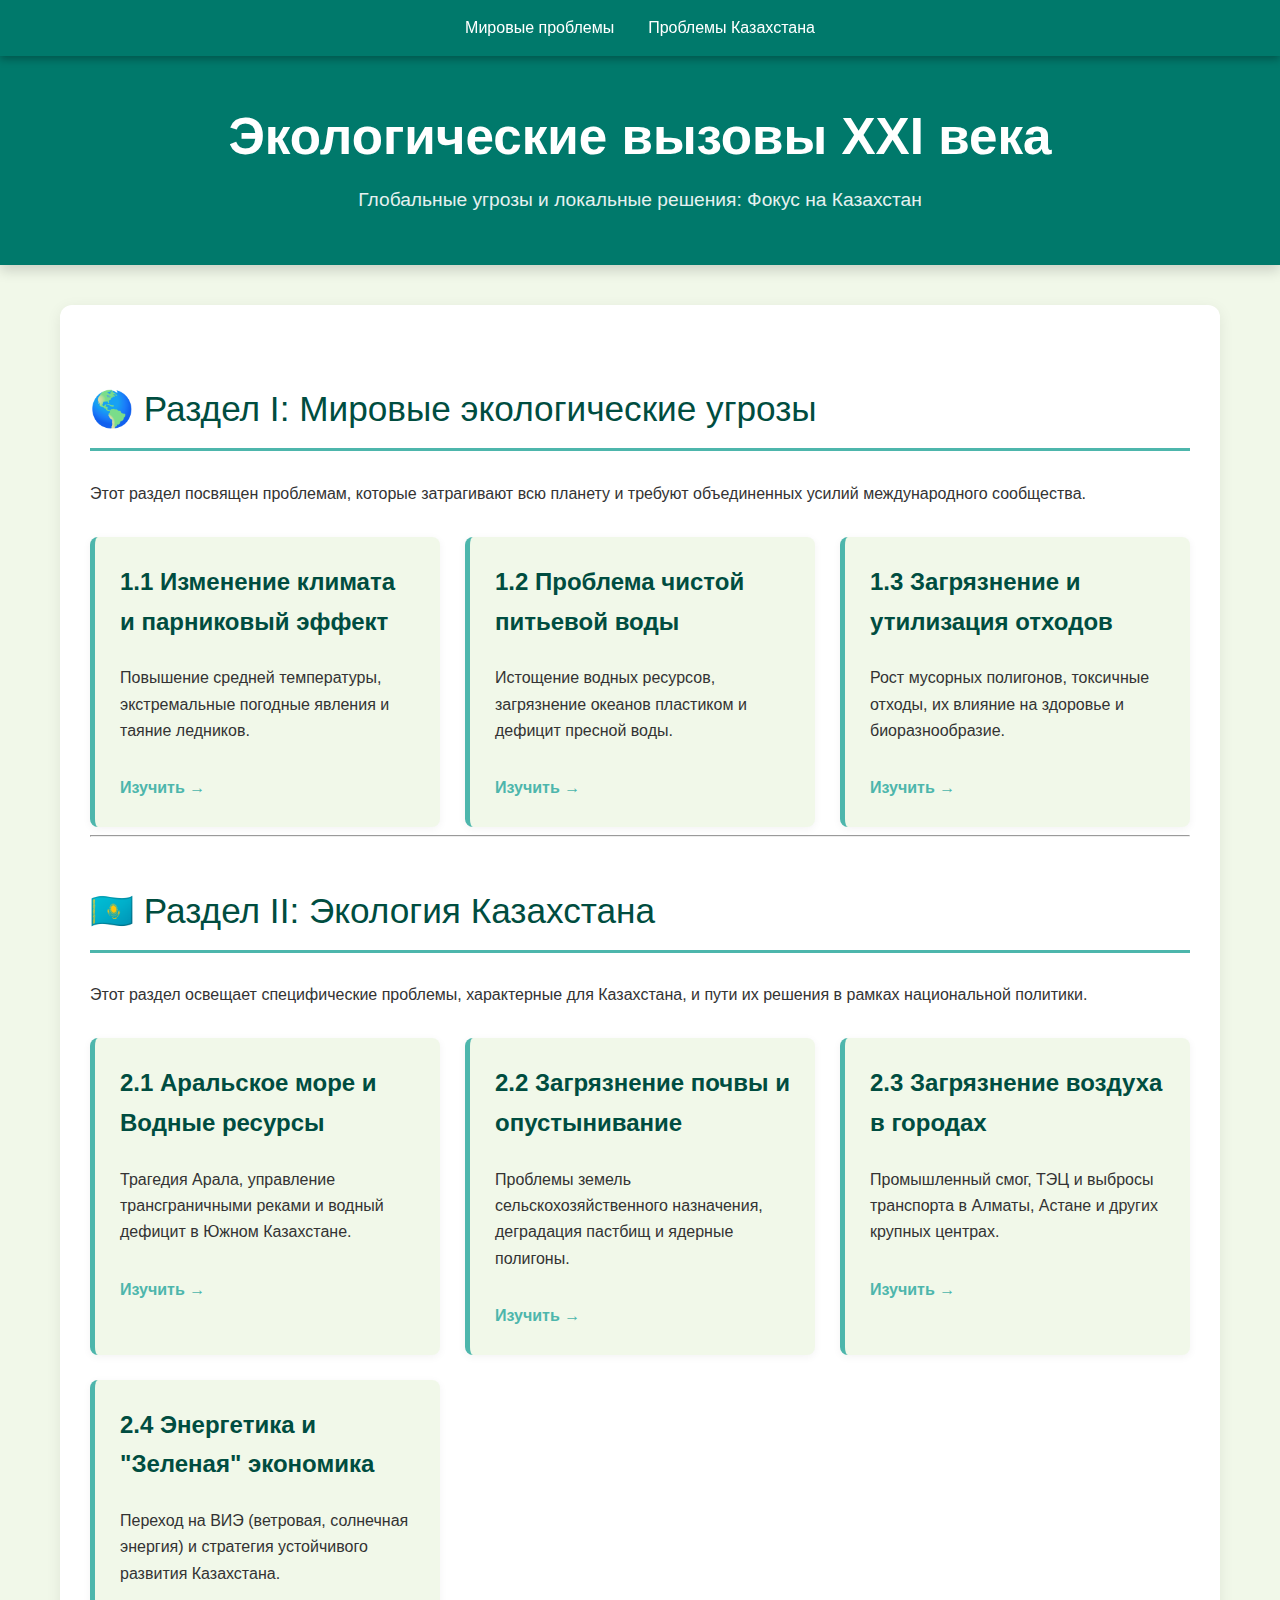
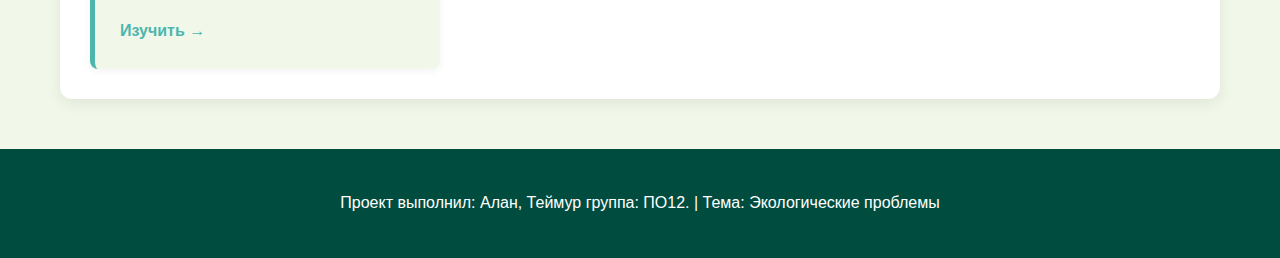
<file: index.html>
<!DOCTYPE html>
<html lang="ru">
<head>
    <meta charset="UTF-8">
    <meta name="viewport" content="width=device-width, initial-scale=1.0">
    <title>Экология | Главная: Мировые и Казахстанские проблемы</title>
    <link rel="stylesheet" href="style.css">
</head>
<body>

    <nav>
        <a href="global.html">Мировые проблемы</a>
        <a href="kazakhstan.html">Проблемы Казахстана</a>
        </nav>

    <header>
        <h1>Экологические вызовы XXI века</h1>
        <p>Глобальные угрозы и локальные решения: Фокус на Казахстан</p>
    </header>

    <div class="container">
        
        <h2>🌎 Раздел I: Мировые экологические угрозы</h2>
        <p>Этот раздел посвящен проблемам, которые затрагивают всю планету и требуют объединенных усилий международного сообщества.</p>
        
        <div class="topic-grid">
            
            <div class="topic-card">
                <h3>1.1 Изменение климата и парниковый эффект</h3>
                <p>Повышение средней температуры, экстремальные погодные явления и таяние ледников.</p>
                <a href="climate.html">Изучить →</a>
            </div>
            
            <div class="topic-card">
                <h3>1.2 Проблема чистой питьевой воды</h3>
                <p>Истощение водных ресурсов, загрязнение океанов пластиком и дефицит пресной воды.</p>
                <a href="water.html">Изучить →</a>
            </div>
            
            <div class="topic-card">
                <h3>1.3 Загрязнение и утилизация отходов</h3>
                <p>Рост мусорных полигонов, токсичные отходы, их влияние на здоровье и биоразнообразие.</p>
                <a href="waste.html">Изучить →</a>
            </div>

        </div>
        
        <hr>

        <h2>🇰🇿 Раздел II: Экология Казахстана</h2>
        <p>Этот раздел освещает специфические проблемы, характерные для Казахстана, и пути их решения в рамках национальной политики.</p>

        <div class="topic-grid">
            
            <div class="topic-card">
                <h3>2.1 Аральское море и Водные ресурсы</h3>
                <p>Трагедия Арала, управление трансграничными реками и водный дефицит в Южном Казахстане.</p>
                <a href="aral.html">Изучить →</a>
            </div>
            
            <div class="topic-card">
                <h3>2.2 Загрязнение почвы и опустынивание</h3>
                <p>Проблемы земель сельскохозяйственного назначения, деградация пастбищ и ядерные полигоны.</p>
                <a href="soil.html">Изучить →</a>
            </div>
            
            <div class="topic-card">
                <h3>2.3 Загрязнение воздуха в городах</h3>
                <p>Промышленный смог, ТЭЦ и выбросы транспорта в Алматы, Астане и других крупных центрах.</p>
                <a href="air.html">Изучить →</a>
            </div>
            
            <div class="topic-card">
                <h3>2.4 Энергетика и "Зеленая" экономика</h3>
                <p>Переход на ВИЭ (ветровая, солнечная энергия) и стратегия устойчивого развития Казахстана.</p>
                <a href="energy.html">Изучить →</a>
            </div>
            
        </div>
        
    </div>

    <footer>
        <p>Проект выполнил: Алан, Теймур группа: ПО12. | Тема: Экологические проблемы</p>
    </footer>

</body>
</html>
</file>
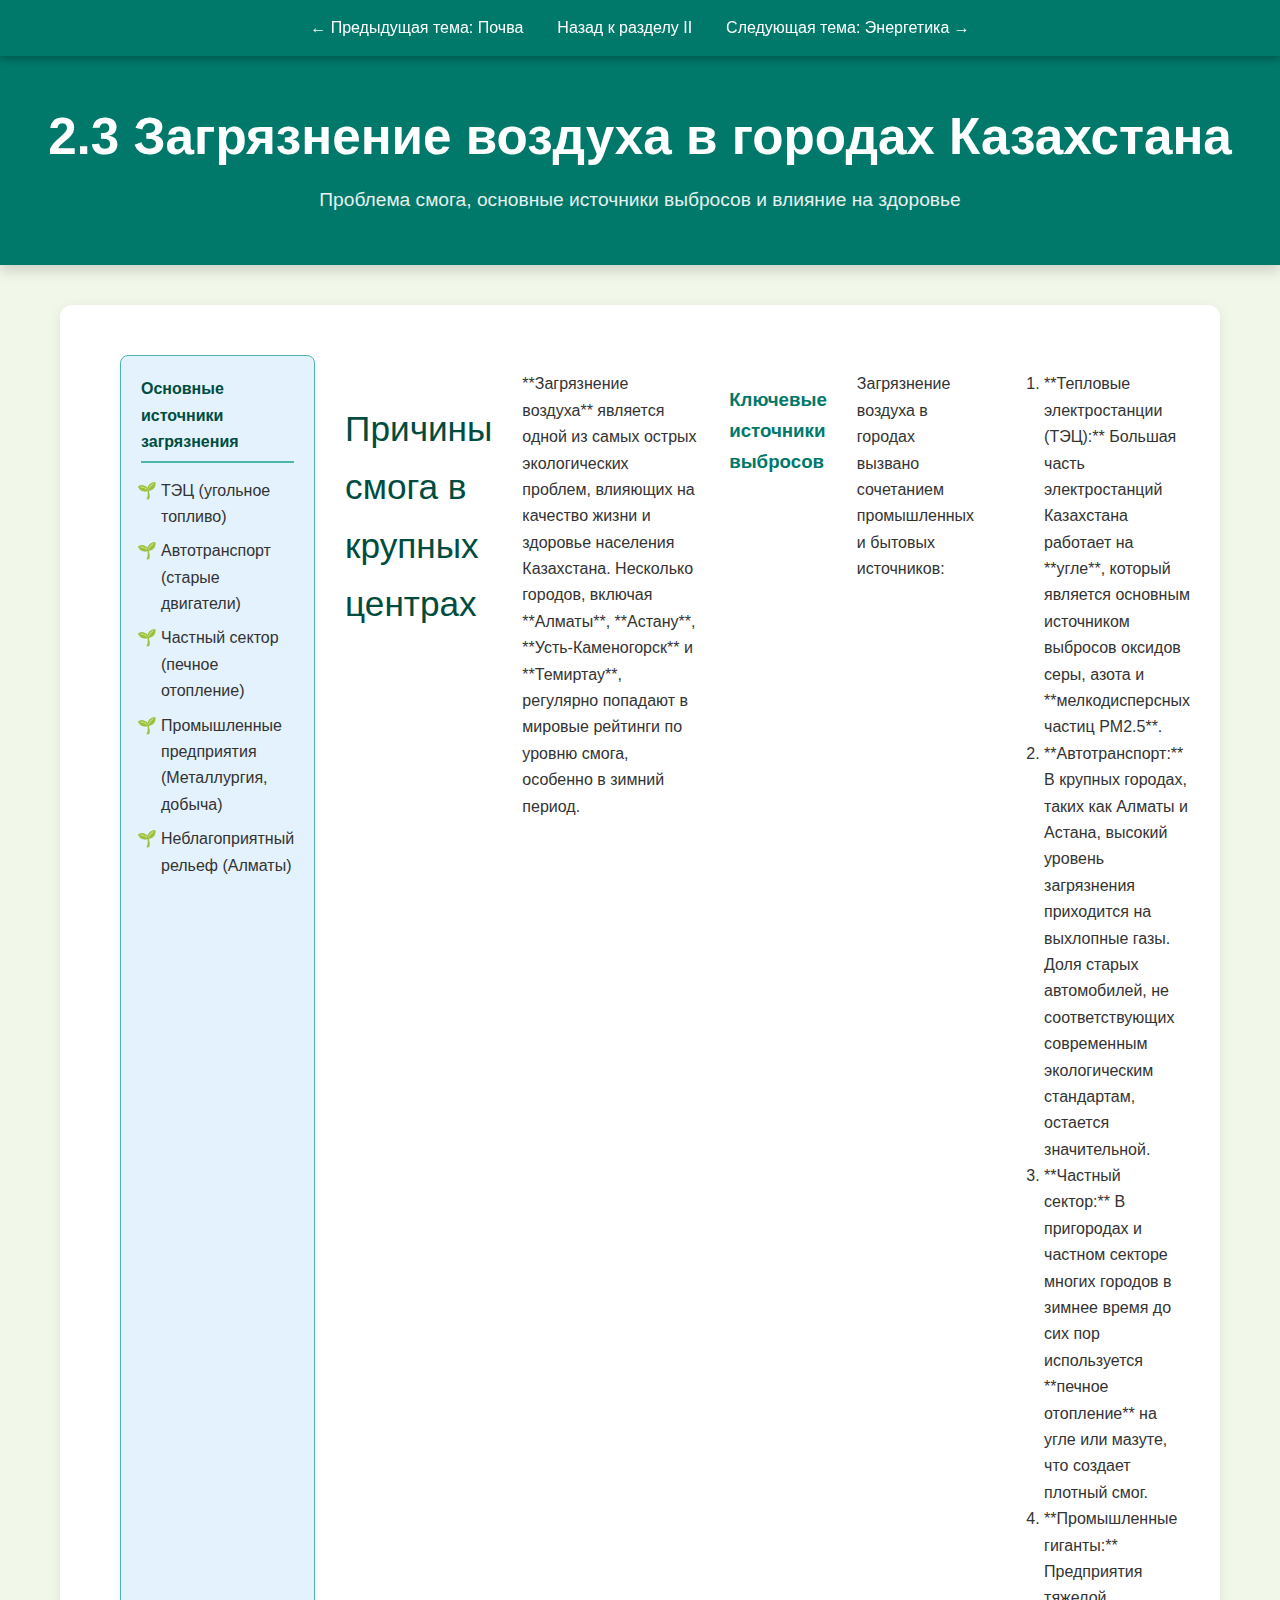
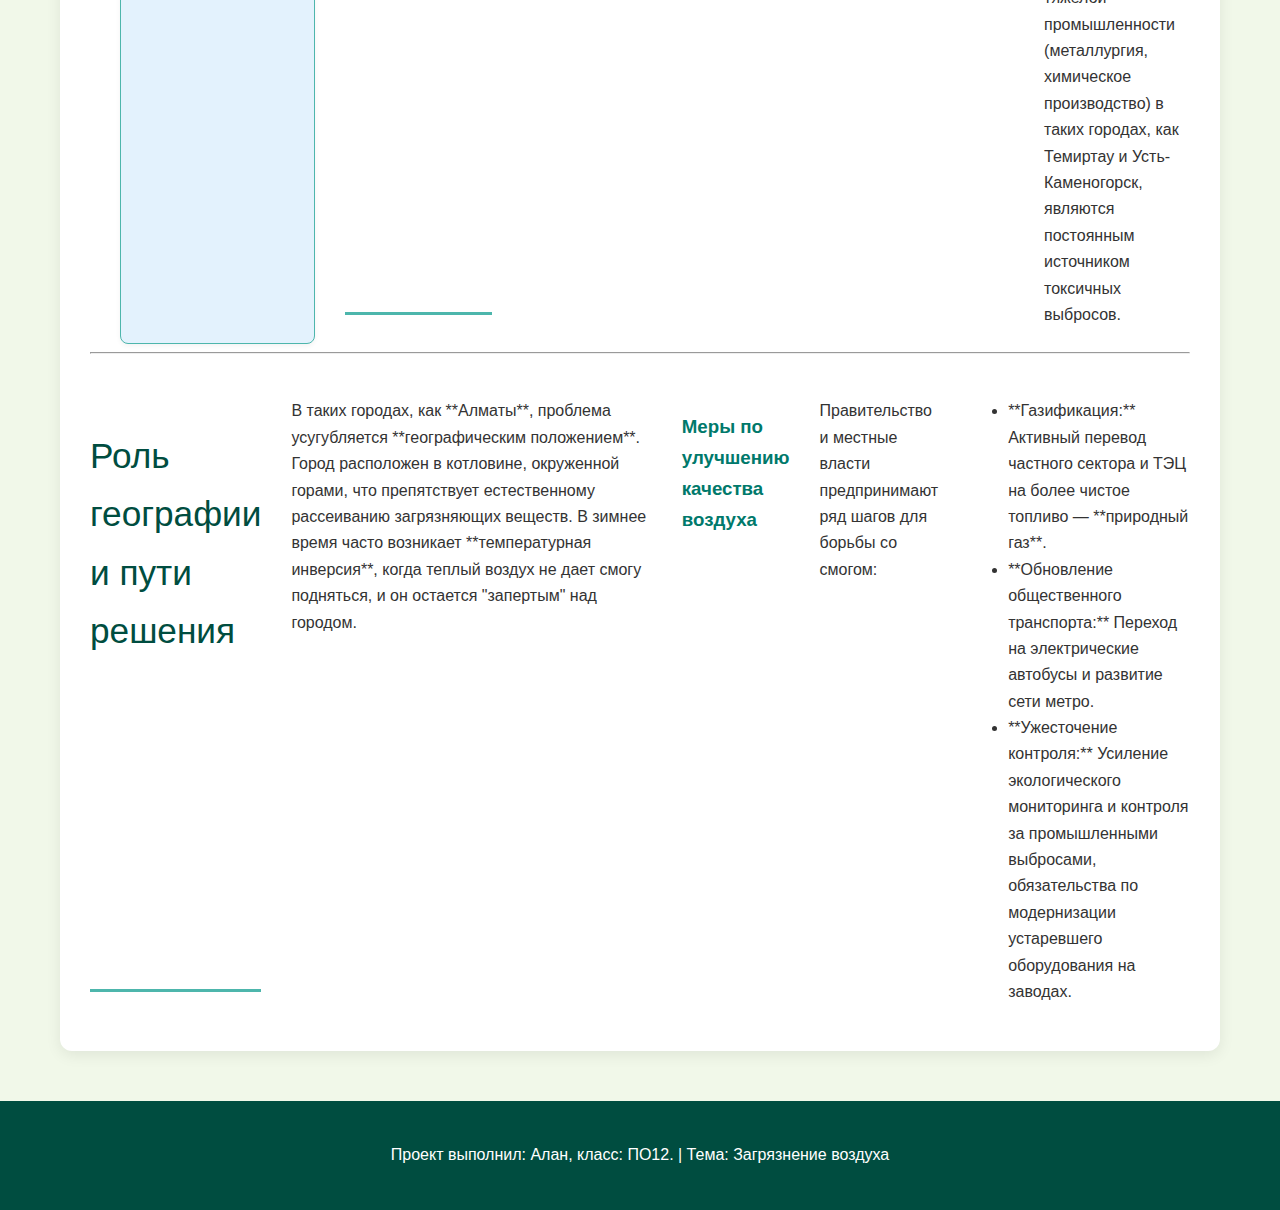
<file: air.html>
<!DOCTYPE html>
<html lang="ru">
<head>
    <meta charset="UTF-8">
    <meta name="viewport" content="width=device-width, initial-scale=1.0">
    <title>Экология | Загрязнение воздуха в городах</title>
    <link rel="stylesheet" href="style.css">
</head>
<body>

    <nav>
        <a href="soil.html">← Предыдущая тема: Почва</a>
        <a href="kazakhstan.html">Назад к разделу II</a>
        <a href="energy.html">Следующая тема: Энергетика →</a>
    </nav>

    <header>
        <h1>2.3 Загрязнение воздуха в городах Казахстана</h1>
        <p>Проблема смога, основные источники выбросов и влияние на здоровье</p>
    </header>

    <div class="container">
        
        <div class="content-section">
            
            <div class="sidebar">
                <h4>Основные источники загрязнения</h4>
                <ul>
                    <li>ТЭЦ (угольное топливо)</li>
                    <li>Автотранспорт (старые двигатели)</li>
                    <li>Частный сектор (печное отопление)</li>
                    <li>Промышленные предприятия (Металлургия, добыча)</li>
                    <li>Неблагоприятный рельеф (Алматы)</li>
                </ul>
            </div>
            
            <h2>Причины смога в крупных центрах</h2>
            <p>**Загрязнение воздуха** является одной из самых острых экологических проблем, влияющих на качество жизни и здоровье населения Казахстана. Несколько городов, включая **Алматы**, **Астану**, **Усть-Каменогорск** и **Темиртау**, регулярно попадают в мировые рейтинги по уровню смога, особенно в зимний период.</p>
            
            <h3>Ключевые источники выбросов</h3>
            <p>Загрязнение воздуха в городах вызвано сочетанием промышленных и бытовых источников:</p>
            <ol>
                <li>**Тепловые электростанции (ТЭЦ):** Большая часть электростанций Казахстана работает на **угле**, который является основным источником выбросов оксидов серы, азота и **мелкодисперсных частиц PM2.5**.</li>
                <li>**Автотранспорт:** В крупных городах, таких как Алматы и Астана, высокий уровень загрязнения приходится на выхлопные газы. Доля старых автомобилей, не соответствующих современным экологическим стандартам, остается значительной.</li>
                <li>**Частный сектор:** В пригородах и частном секторе многих городов в зимнее время до сих пор используется **печное отопление** на угле или мазуте, что создает плотный смог.</li>
                <li>**Промышленные гиганты:** Предприятия тяжелой промышленности (металлургия, химическое производство) в таких городах, как Темиртау и Усть-Каменогорск, являются постоянным источником токсичных выбросов.</li>
            </ol>
        </div>
        
        <hr>

        <div class="content-section">
            <h2>Роль географии и пути решения</h2>
            <p>В таких городах, как **Алматы**, проблема усугубляется **географическим положением**. Город расположен в котловине, окруженной горами, что препятствует естественному рассеиванию загрязняющих веществ. В зимнее время часто возникает **температурная инверсия**, когда теплый воздух не дает смогу подняться, и он остается "запертым" над городом.</p>
            
            <h3>Меры по улучшению качества воздуха</h3>
            <p>Правительство и местные власти предпринимают ряд шагов для борьбы со смогом:</p>
            <ul>
                <li>**Газификация:** Активный перевод частного сектора и ТЭЦ на более чистое топливо — **природный газ**.</li>
                <li>**Обновление общественного транспорта:** Переход на электрические автобусы и развитие сети метро.</li>
                <li>**Ужесточение контроля:** Усиление экологического мониторинга и контроля за промышленными выбросами, обязательства по модернизации устаревшего оборудования на заводах.</li>
            </ul>
        </div>
        
    </div>

    <footer>
        <p>Проект выполнил: Алан, класс: ПО12. | Тема: Загрязнение воздуха</p>
    </footer>

</body>
</html>
</file>
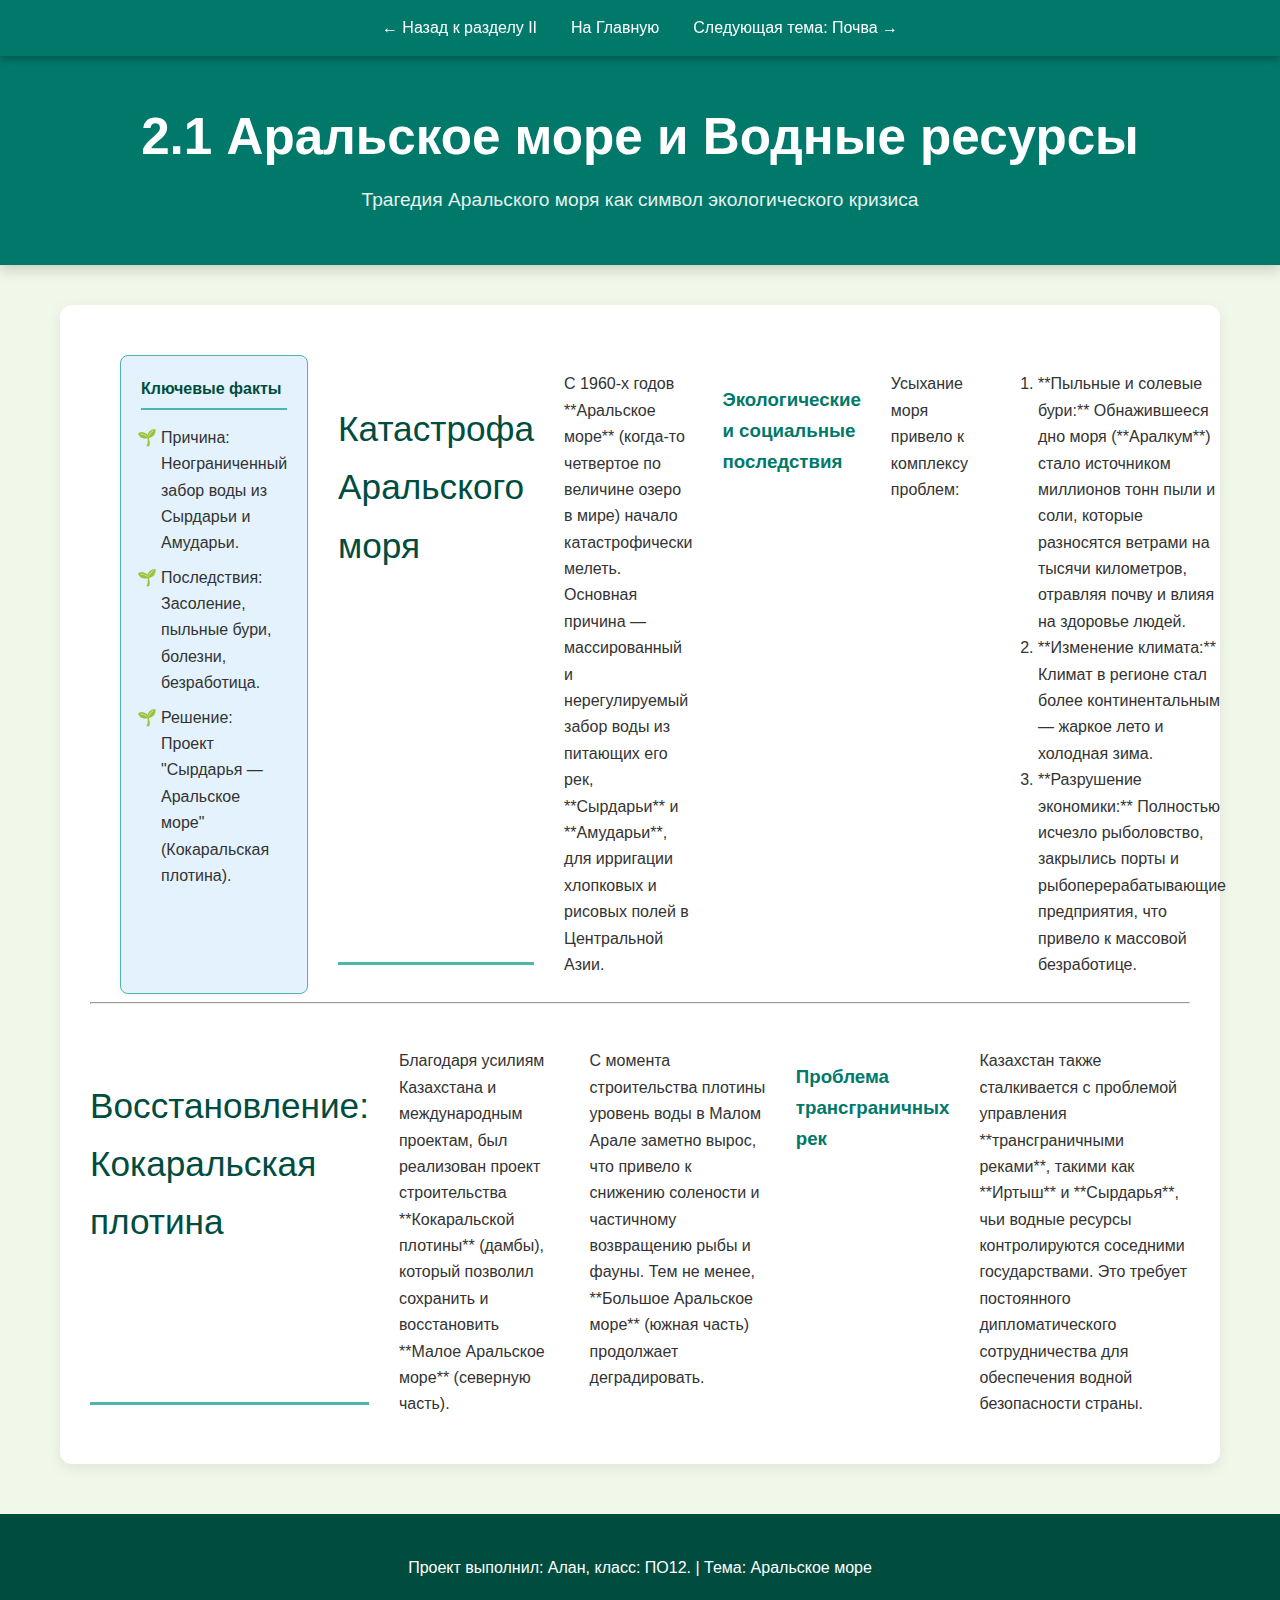
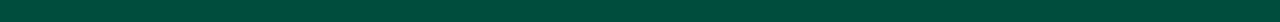
<file: aral.html>
<!DOCTYPE html>
<html lang="ru">
<head>
    <meta charset="UTF-8">
    <meta name="viewport" content="width=device-width, initial-scale=1.0">
    <title>Экология | Аральское море и Водные ресурсы</title>
    <link rel="stylesheet" href="style.css">
</head>
<body>

    <nav>
        <a href="kazakhstan.html">← Назад к разделу II</a>
        <a href="index.html">На Главную</a>
        <a href="soil.html">Следующая тема: Почва →</a>
    </nav>

    <header>
        <h1>2.1 Аральское море и Водные ресурсы</h1>
        <p>Трагедия Аральского моря как символ экологического кризиса</p>
    </header>

    <div class="container">
        
        <div class="content-section">
            
            <div class="sidebar">
                <h4>Ключевые факты</h4>
                <ul>
                    <li>Причина: Неограниченный забор воды из Сырдарьи и Амударьи.</li>
                    <li>Последствия: Засоление, пыльные бури, болезни, безработица.</li>
                    <li>Решение: Проект "Сырдарья — Аральское море" (Кокаральская плотина).</li>
                </ul>
            </div>
            
            <h2>Катастрофа Аральского моря</h2>
            <p>С 1960-х годов **Аральское море** (когда-то четвертое по величине озеро в мире) начало катастрофически мелеть. Основная причина — массированный и нерегулируемый забор воды из питающих его рек, **Сырдарьи** и **Амударьи**, для ирригации хлопковых и рисовых полей в Центральной Азии.</p>
            
            <h3>Экологические и социальные последствия</h3>
            <p>Усыхание моря привело к комплексу проблем:</p>
            <ol>
                <li>**Пыльные и солевые бури:** Обнажившееся дно моря (**Аралкум**) стало источником миллионов тонн пыли и соли, которые разносятся ветрами на тысячи километров, отравляя почву и влияя на здоровье людей.</li>
                <li>**Изменение климата:** Климат в регионе стал более континентальным — жаркое лето и холодная зима.</li>
                <li>**Разрушение экономики:** Полностью исчезло рыболовство, закрылись порты и рыбоперерабатывающие предприятия, что привело к массовой безработице.</li>
            </ol>
        </div>
        
        <hr>

        <div class="content-section">
            <h2>Восстановление: Кокаральская плотина</h2>
            <p>Благодаря усилиям Казахстана и международным проектам, был реализован проект строительства **Кокаральской плотины** (дамбы), который позволил сохранить и восстановить **Малое Аральское море** (северную часть).</p>
            
            <p>С момента строительства плотины уровень воды в Малом Арале заметно вырос, что привело к снижению солености и частичному возвращению рыбы и фауны. Тем не менее, **Большое Аральское море** (южная часть) продолжает деградировать.</p>

            <h3>Проблема трансграничных рек</h3>
            <p>Казахстан также сталкивается с проблемой управления **трансграничными реками**, такими как **Иртыш** и **Сырдарья**, чьи водные ресурсы контролируются соседними государствами. Это требует постоянного дипломатического сотрудничества для обеспечения водной безопасности страны.</p>
        </div>
        
    </div>

    <footer>
        <p>Проект выполнил: Алан, класс: ПО12. | Тема: Аральское море</p>
    </footer>

</body>
</html>
</file>
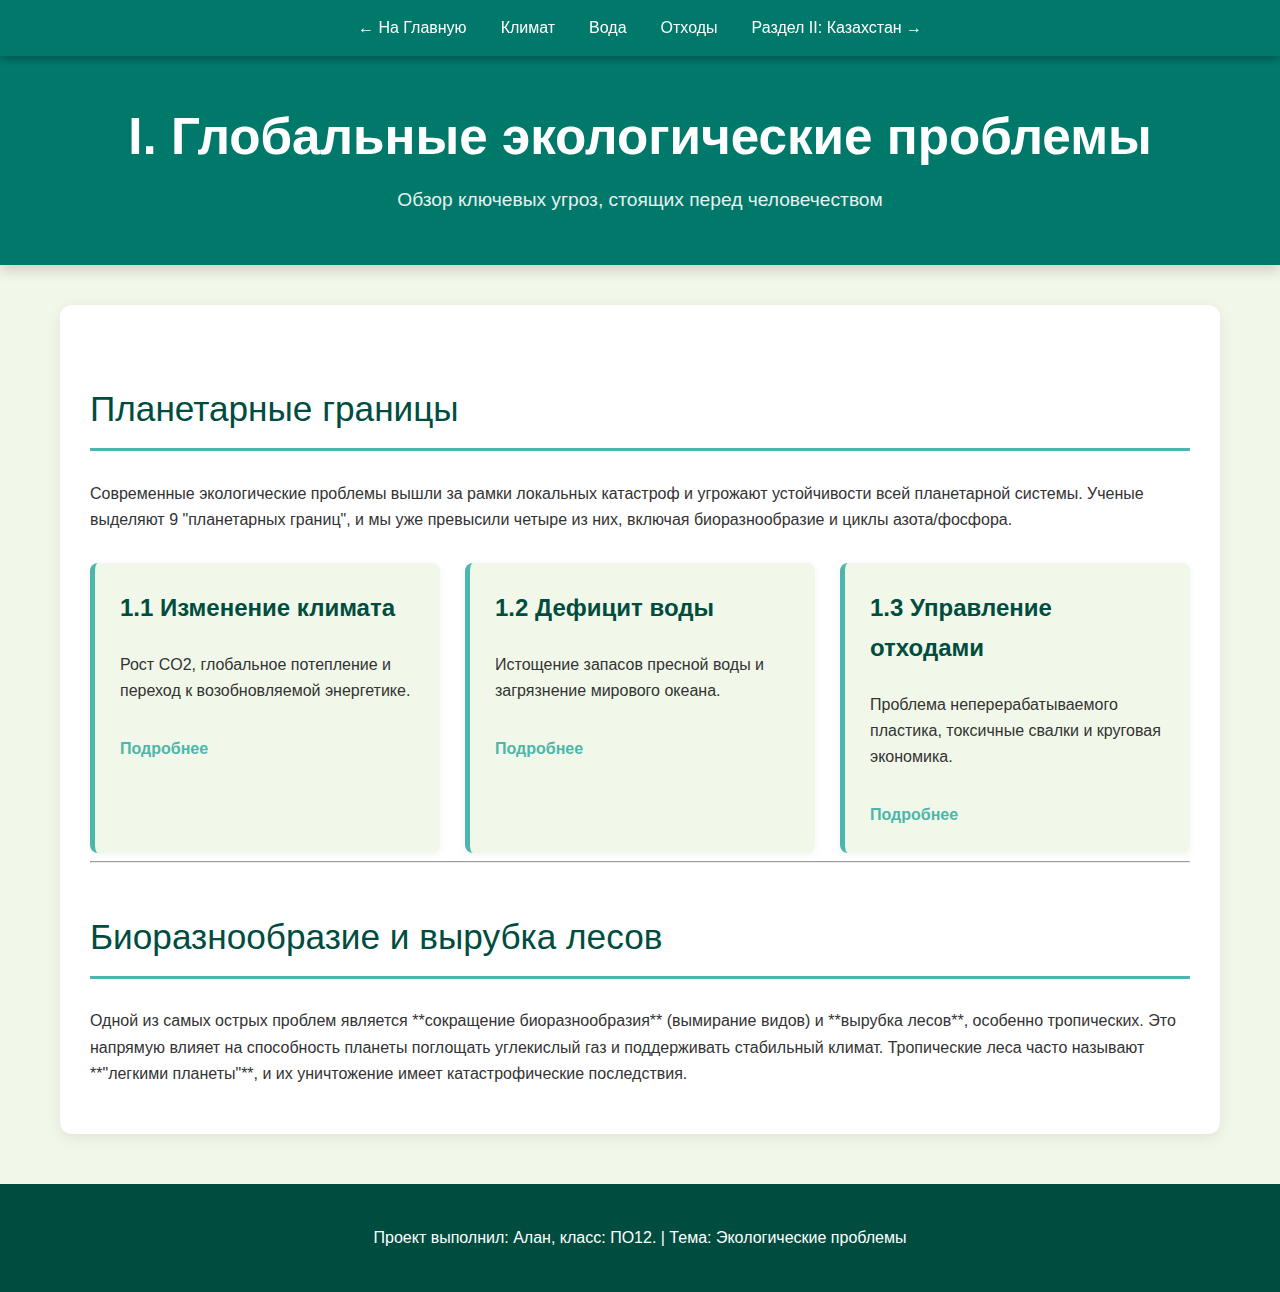
<file: global.html>
<!DOCTYPE html>
<html lang="ru">
<head>
    <meta charset="UTF-8">
    <meta name="viewport" content="width=device-width, initial-scale=1.0">
    <title>Экология | Мировые проблемы</title>
    <link rel="stylesheet" href="style.css">
</head>
<body>

    <nav>
        <a href="index.html">← На Главную</a>
        <a href="climate.html">Климат</a>
        <a href="water.html">Вода</a>
        <a href="waste.html">Отходы</a>
        <a href="kazakhstan.html">Раздел II: Казахстан →</a>
    </nav>

    <header>
        <h1>I. Глобальные экологические проблемы</h1>
        <p>Обзор ключевых угроз, стоящих перед человечеством</p>
    </header>

    <div class="container">
        
        <h2>Планетарные границы</h2>
        <p>Современные экологические проблемы вышли за рамки локальных катастроф и угрожают устойчивости всей планетарной системы. Ученые выделяют 9 "планетарных границ", и мы уже превысили четыре из них, включая биоразнообразие и циклы азота/фосфора. </p>
        
        <div class="topic-grid">
            
            <div class="topic-card">
                <h3>1.1 Изменение климата</h3>
                <p>Рост CO2, глобальное потепление и переход к возобновляемой энергетике. </p>
                <a href="climate.html">Подробнее</a>
            </div>
            
            <div class="topic-card">
                <h3>1.2 Дефицит воды</h3>
                <p>Истощение запасов пресной воды и загрязнение мирового океана.</p>
                <a href="water.html">Подробнее</a>
            </div>
            
            <div class="topic-card">
                <h3>1.3 Управление отходами</h3>
                <p>Проблема неперерабатываемого пластика, токсичные свалки и круговая экономика.</p>
                <a href="waste.html">Подробнее</a>
            </div>

        </div>

        <hr>

        <h2>Биоразнообразие и вырубка лесов</h2>
        <p>Одной из самых острых проблем является **сокращение биоразнообразия** (вымирание видов) и **вырубка лесов**, особенно тропических. Это напрямую влияет на способность планеты поглощать углекислый газ и поддерживать стабильный климат. Тропические леса часто называют **"легкими планеты"**, и их уничтожение имеет катастрофические последствия.</p>

    </div>

    <footer>
        <p>Проект выполнил: Алан, класс: ПО12. | Тема: Экологические проблемы</p>
    </footer>

</body>
</html>
</file>
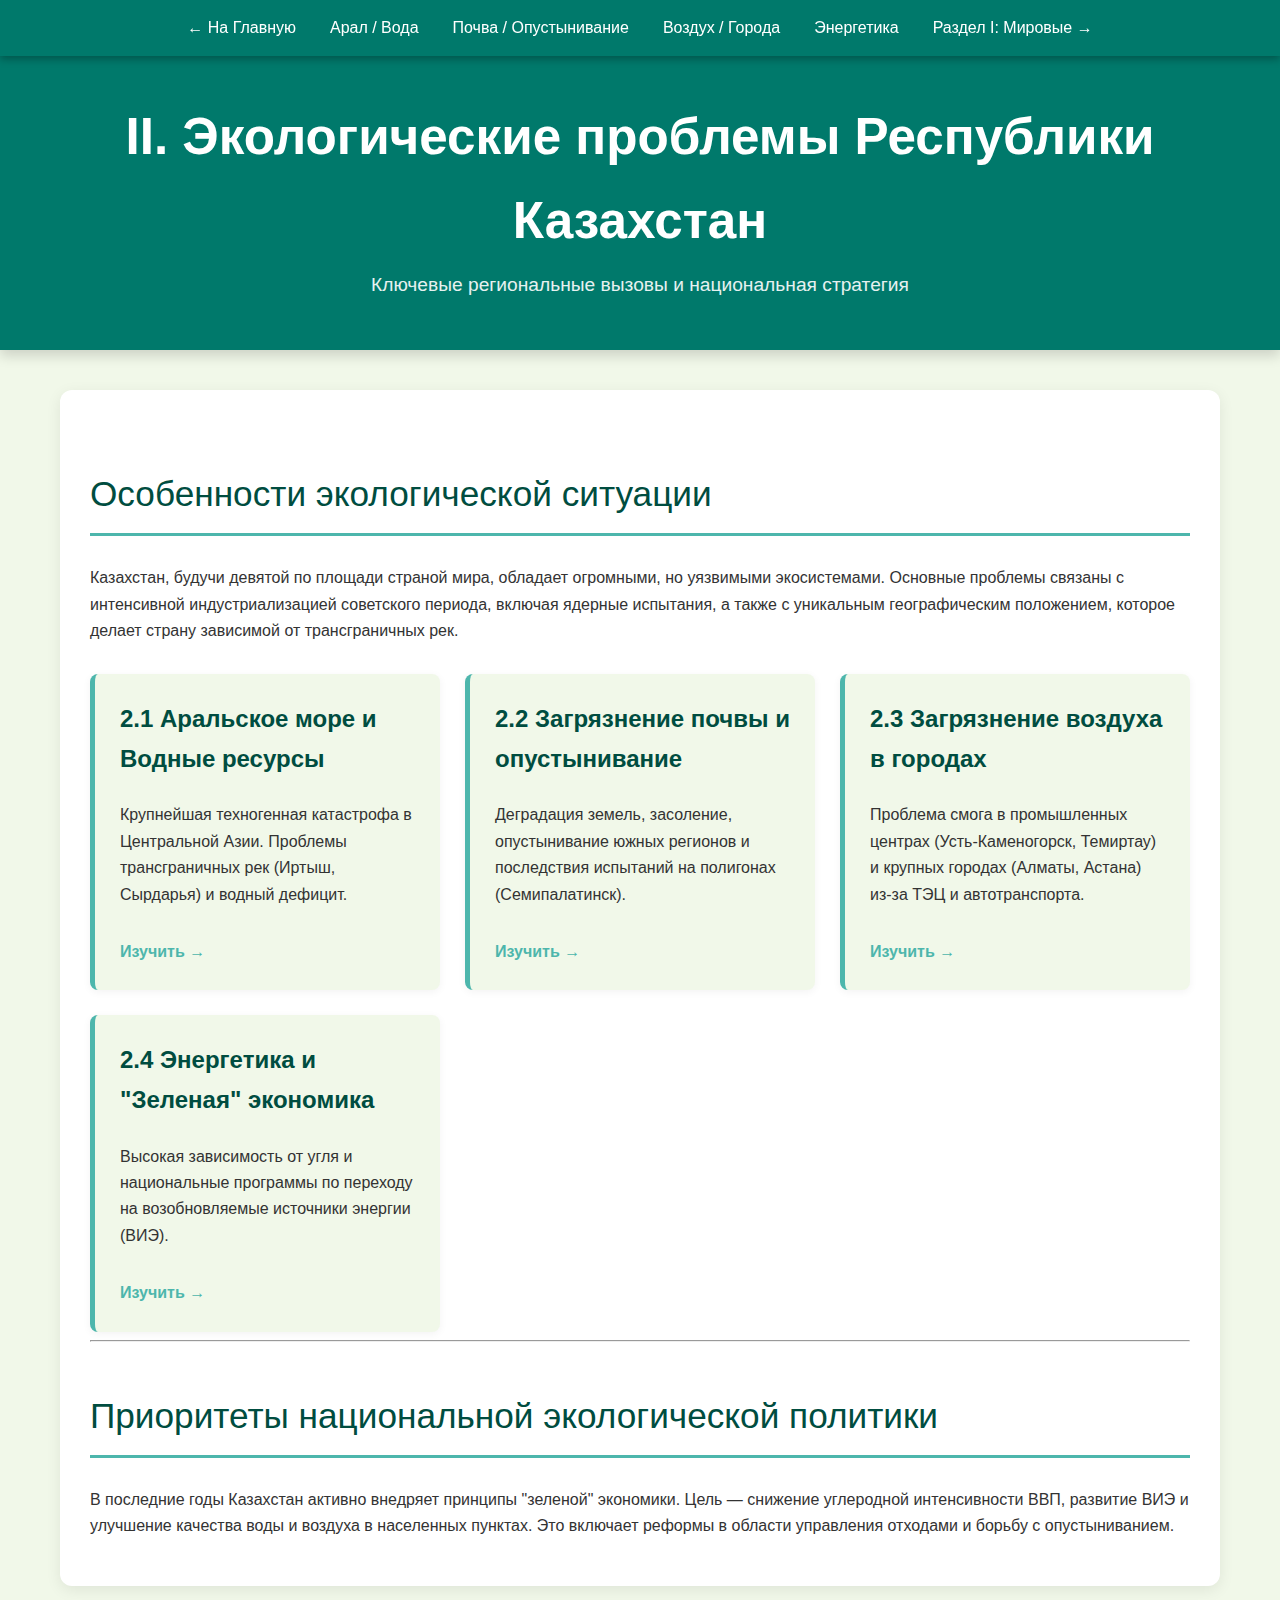
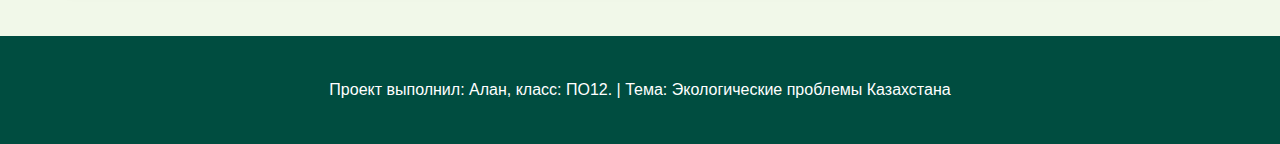
<file: kazakhstan.html>
<!DOCTYPE html>
<html lang="ru">
<head>
    <meta charset="UTF-8">
    <meta name="viewport" content="width=device-width, initial-scale=1.0">
    <title>Экология | Проблемы Казахстана</title>
    <link rel="stylesheet" href="style.css">
</head>
<body>

    <nav>
        <a href="index.html">← На Главную</a>
        <a href="aral.html">Арал / Вода</a>
        <a href="soil.html">Почва / Опустынивание</a>
        <a href="air.html">Воздух / Города</a>
        <a href="energy.html">Энергетика</a>
        <a href="global.html">Раздел I: Мировые →</a>
    </nav>

    <header>
        <h1>II. Экологические проблемы Республики Казахстан</h1>
        <p>Ключевые региональные вызовы и национальная стратегия</p>
    </header>

    <div class="container">
        
        <h2>Особенности экологической ситуации</h2>
        <p>Казахстан, будучи девятой по площади страной мира, обладает огромными, но уязвимыми экосистемами. Основные проблемы связаны с интенсивной индустриализацией советского периода, включая ядерные испытания, а также с уникальным географическим положением, которое делает страну зависимой от трансграничных рек.</p>
        
        <div class="topic-grid">
            
            <div class="topic-card">
                <h3>2.1 Аральское море и Водные ресурсы</h3>
                <p>Крупнейшая техногенная катастрофа в Центральной Азии. Проблемы трансграничных рек (Иртыш, Сырдарья) и водный дефицит.</p>
                <a href="aral.html">Изучить →</a>
            </div>
            
            <div class="topic-card">
                <h3>2.2 Загрязнение почвы и опустынивание</h3>
                <p>Деградация земель, засоление, опустынивание южных регионов и последствия испытаний на полигонах (Семипалатинск).</p>
                <a href="soil.html">Изучить →</a>
            </div>
            
            <div class="topic-card">
                <h3>2.3 Загрязнение воздуха в городах</h3>
                <p>Проблема смога в промышленных центрах (Усть-Каменогорск, Темиртау) и крупных городах (Алматы, Астана) из-за ТЭЦ и автотранспорта.</p>
                <a href="air.html">Изучить →</a>
            </div>
            
            <div class="topic-card">
                <h3>2.4 Энергетика и "Зеленая" экономика</h3>
                <p>Высокая зависимость от угля и национальные программы по переходу на возобновляемые источники энергии (ВИЭ).</p>
                <a href="energy.html">Изучить →</a>
            </div>
            
        </div>

        <hr>

        <h2>Приоритеты национальной экологической политики</h2>
        <p>В последние годы Казахстан активно внедряет принципы "зеленой" экономики. Цель — снижение углеродной интенсивности ВВП, развитие ВИЭ и улучшение качества воды и воздуха в населенных пунктах. Это включает реформы в области управления отходами и борьбу с опустыниванием.</p>

    </div>

    <footer>
        <p>Проект выполнил: Алан, класс: ПО12. | Тема: Экологические проблемы Казахстана</p>
    </footer>

</body>
</html>
</file>
<file: style.css>
:root {
    --primary-color: #00796b; /* Темно-зеленый (Экология) */
    --secondary-color: #4db6ac; /* Светло-зеленый/Бирюзовый */
    --accent-dark: #004d40; /* Очень темный зеленый */
    --bg-light: #ffffff;
    --bg-page: #f1f8e9; /* Очень светлый зеленый фон */
    --text-color: #333333;
}

body { 
    font-family: 'Roboto', Arial, sans-serif;
    margin: 0; 
    /* ФИНАЛЬНЫЙ ОТСТУП: 45px для небольшого пробела под NAV-панелью */
    padding-top: 45px; 
    padding-left: 0;
    padding-right: 0;
    padding-bottom: 0;
    background-color: var(--bg-page); 
    color: var(--text-color); 
    line-height: 1.65;
}

/* --- Стили для Header --- */
header { 
    background-color: var(--primary-color); 
    color: white; 
    padding: 50px 20px 30px;
    text-align: center; 
    box-shadow: 0 6px 12px rgba(0, 0, 0, 0.15);
}
header h1 { 
    margin: 0; 
    font-size: 3.2em; 
    font-weight: 700;
}
header p {
    margin-top: 5px;
    font-size: 1.2em;
    opacity: 0.9;
}

/* --- ИСПРАВЛЕННЫЙ БЛОК NAV (Фиксированный) --- */
nav { 
    position: fixed; 
    top: 0;
    left: 0;
    width: 100%;
    z-index: 1000; 
    
    background-color: var(--primary-color); 
    box-shadow: 0 3px 8px rgba(0, 0, 0, 0.3); 
    padding: 10px 0; 
    
    /* ГИБКОСТЬ ДЛЯ МНОГОЧИСЛЕННЫХ ССЫЛОК */
    display: flex; 
    justify-content: center;
    flex-wrap: wrap; /* Позволяет ссылкам переноситься на новую строку на мобильных */
    gap: 10px; /* Зазор между кнопками */
    text-align: center; /* На случай, если flex не сработает в старых браузерах */
}
nav a { 
    color: white; 
    text-decoration: none; 
    font-weight: 500; 
    margin: 0; /* Margin убран, используем gap */
    padding: 5px 12px;
    border-radius: 4px;
    transition: background-color 0.2s, color 0.2s;
    border-bottom: none; 
}
nav a:hover { 
    background-color: var(--secondary-color); 
    color: var(--accent-dark); /* Немного темнее при наведении */
}
/* --- КОНЕЦ БЛОКА NAV --- */


.container { 
    width: 90%; 
    max-width: 1100px; 
    margin: 40px auto; 
    padding: 30px; 
    background-color: var(--bg-light); 
    border-radius: 12px;
    box-shadow: 0 4px 15px rgba(0,0,0,0.08);
}

h2 { 
    color: var(--accent-dark); 
    border-bottom: 3px solid var(--secondary-color);
    padding-bottom: 10px; 
    margin-top: 45px; 
    font-size: 2.2em; 
    font-weight: 500;
}
h3 {
    color: var(--primary-color);
    margin-top: 30px;
}

.topic-grid { 
    display: grid; 
    grid-template-columns: repeat(auto-fit, minmax(320px, 1fr)); 
    gap: 25px; 
    margin-top: 30px; 
}
.topic-card { 
    background-color: var(--bg-page); 
    padding: 25px; 
    border-radius: 8px; 
    box-shadow: 0 2px 8px rgba(0,0,0,0.05); 
    transition: all 0.3s ease; 
    border-left: 5px solid var(--secondary-color);
}
.topic-card:hover { 
    transform: translateY(-7px); 
    box-shadow: 0 10px 20px rgba(0,0,0,0.1); 
    border-left: 5px solid var(--primary-color);
}
.topic-card h3 { 
    margin-top: 0; 
    color: var(--accent-dark); 
    font-size: 1.5em;
}
.topic-card a { 
    text-decoration: none; 
    color: var(--secondary-color); 
    font-weight: 600; 
    display: block; 
    padding-top: 15px; 
    transition: color 0.2s;
}
.topic-card a:hover {
    color: var(--primary-color);
}

.sidebar { 
    width: 300px; 
    margin-left: 30px; 
    padding: 20px; 
    background-color: #e3f2fd;
    border-radius: 8px; 
    box-shadow: 0 2px 5px rgba(0,0,0,0.05);
    border: 1px solid var(--secondary-color);
}
.sidebar h4 { 
    color: var(--accent-dark); 
    margin-top: 0; 
    border-bottom: 2px solid var(--secondary-color);
    padding-bottom: 5px;
    margin-bottom: 15px;
}
.sidebar ul {
    list-style-type: '🌱 '; /* Экологичный маркер */
    padding-left: 20px;
    margin: 0;
}
.sidebar li {
    margin-bottom: 8px;
}

footer { 
    text-align: center; 
    padding: 25px; 
    background-color: var(--accent-dark);
    color: white; 
    margin-top: 50px; 
}

.content-section {
    display: flex;
    gap: 30px;
    padding-top: 20px;
}
.content-section img { 
    max-width: 100%; 
    height: auto; 
    border-radius: 8px; 
    margin: 25px auto; 
    display: block;
    box-shadow: 0 4px 10px rgba(0,0,0,0.1);
}

/* АДАПТИВНОСТЬ */
@media (max-width: 1000px) {
    .content-section {
        flex-direction: column;
    }
    .sidebar {
        width: 100%;
        margin-left: 0;
        margin-bottom: 20px;
        order: -1; 
    }
}
@media (max-width: 768px) {
    .topic-grid { 
        grid-template-columns: 1fr; 
    }
    header h1 {
        font-size: 2.2em;
    }
    .container {
        padding: 20px;
        margin: 20px auto;
    }
    nav {
        padding: 10px 5px; /* Уменьшаем padding по бокам на мобильных */
    }
    nav a {
        padding: 5px 8px; /* Чуть меньшие кнопки */
        font-size: 0.9em;
    }
}
</file>
